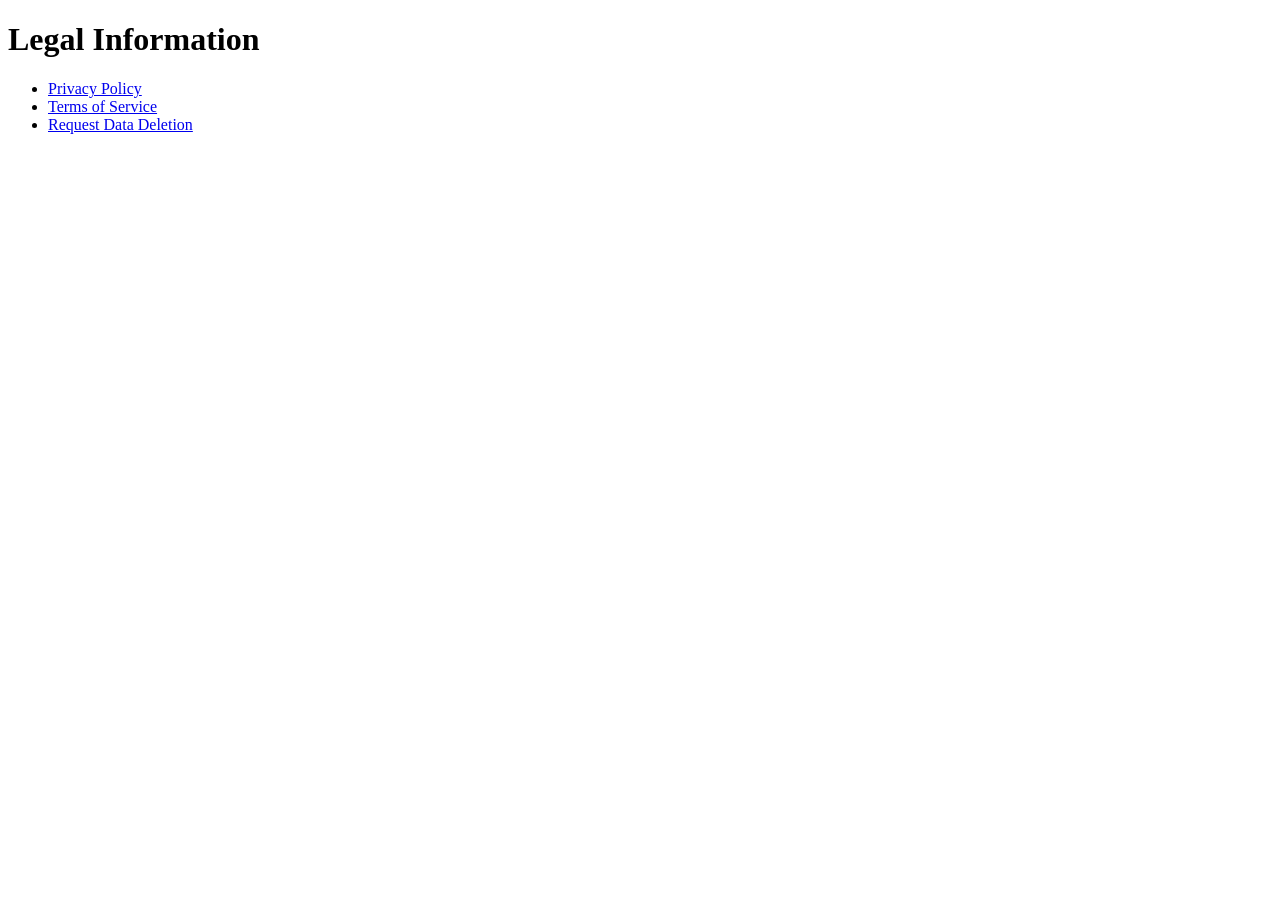
<file: index.html>
<!DOCTYPE html>
<html lang="en">
<head>
  <meta charset="UTF-8">
  <meta name="viewport" content="width=device-width, initial-scale=1">
  <title>EchoMindAI</title>
  <link rel="icon" href="/favicon.ico">
</head>
<body>
  <h1>Legal Information</h1>
<ul>
<li><a href="/privacy">Privacy Policy</a></li>
<li><a href="/terms">Terms of Service</a></li>
<li><a href="/delete-data">Request Data Deletion</a></li>
</ul>
</body>
</html>
</file>
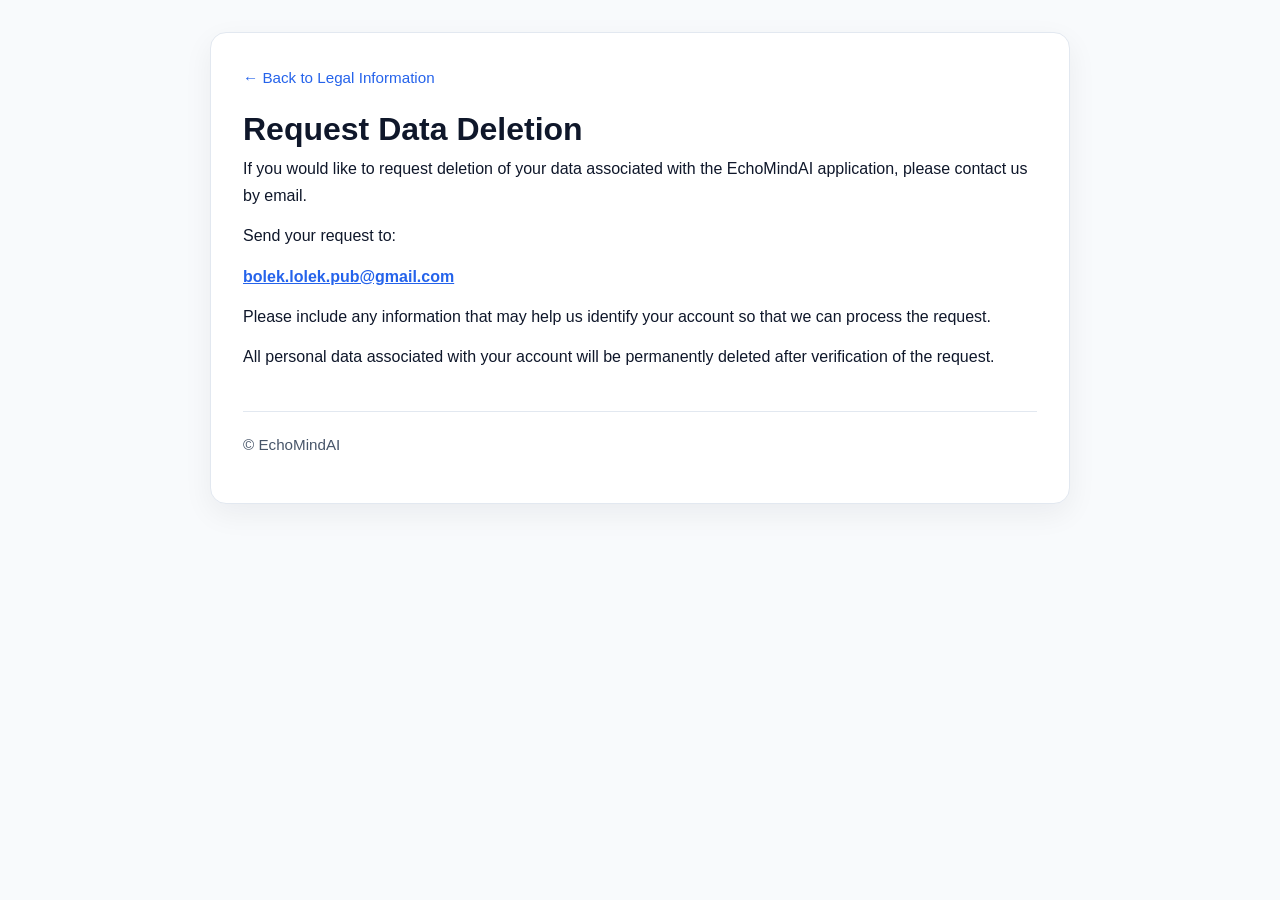
<file: delete-data/index.html>
<!DOCTYPE html>
<html lang="en">
<head>
<meta charset="UTF-8">
<meta name="viewport" content="width=device-width, initial-scale=1.0">
<title>EchoMindAI — Delete Data</title>
<link rel="stylesheet" href="/style.css">
<link rel="icon" href="/favicon.ico">
</head>

<body>
  <main class="wrap">
    <section class="card">
      <div class="top-links">
        <a href="/">← Back to Legal Information</a>
      </div>

<h1>Request Data Deletion</h1>

<p>
If you would like to request deletion of your data associated with the EchoMindAI application, please contact us by email.
</p>

<p>
Send your request to:
</p>

<p>
<strong><a href="mailto:bolek.lolek.pub@gmail.com">bolek.lolek.pub@gmail.com</a></strong>
</p>

<p>
Please include any information that may help us identify your account so that we can process the request.
</p>

<p>
All personal data associated with your account will be permanently deleted after verification of the request.
</p>

<div class="footer">
<p>© EchoMindAI</p>
</div>

</div>

</div>

</body>
</html>
</file>
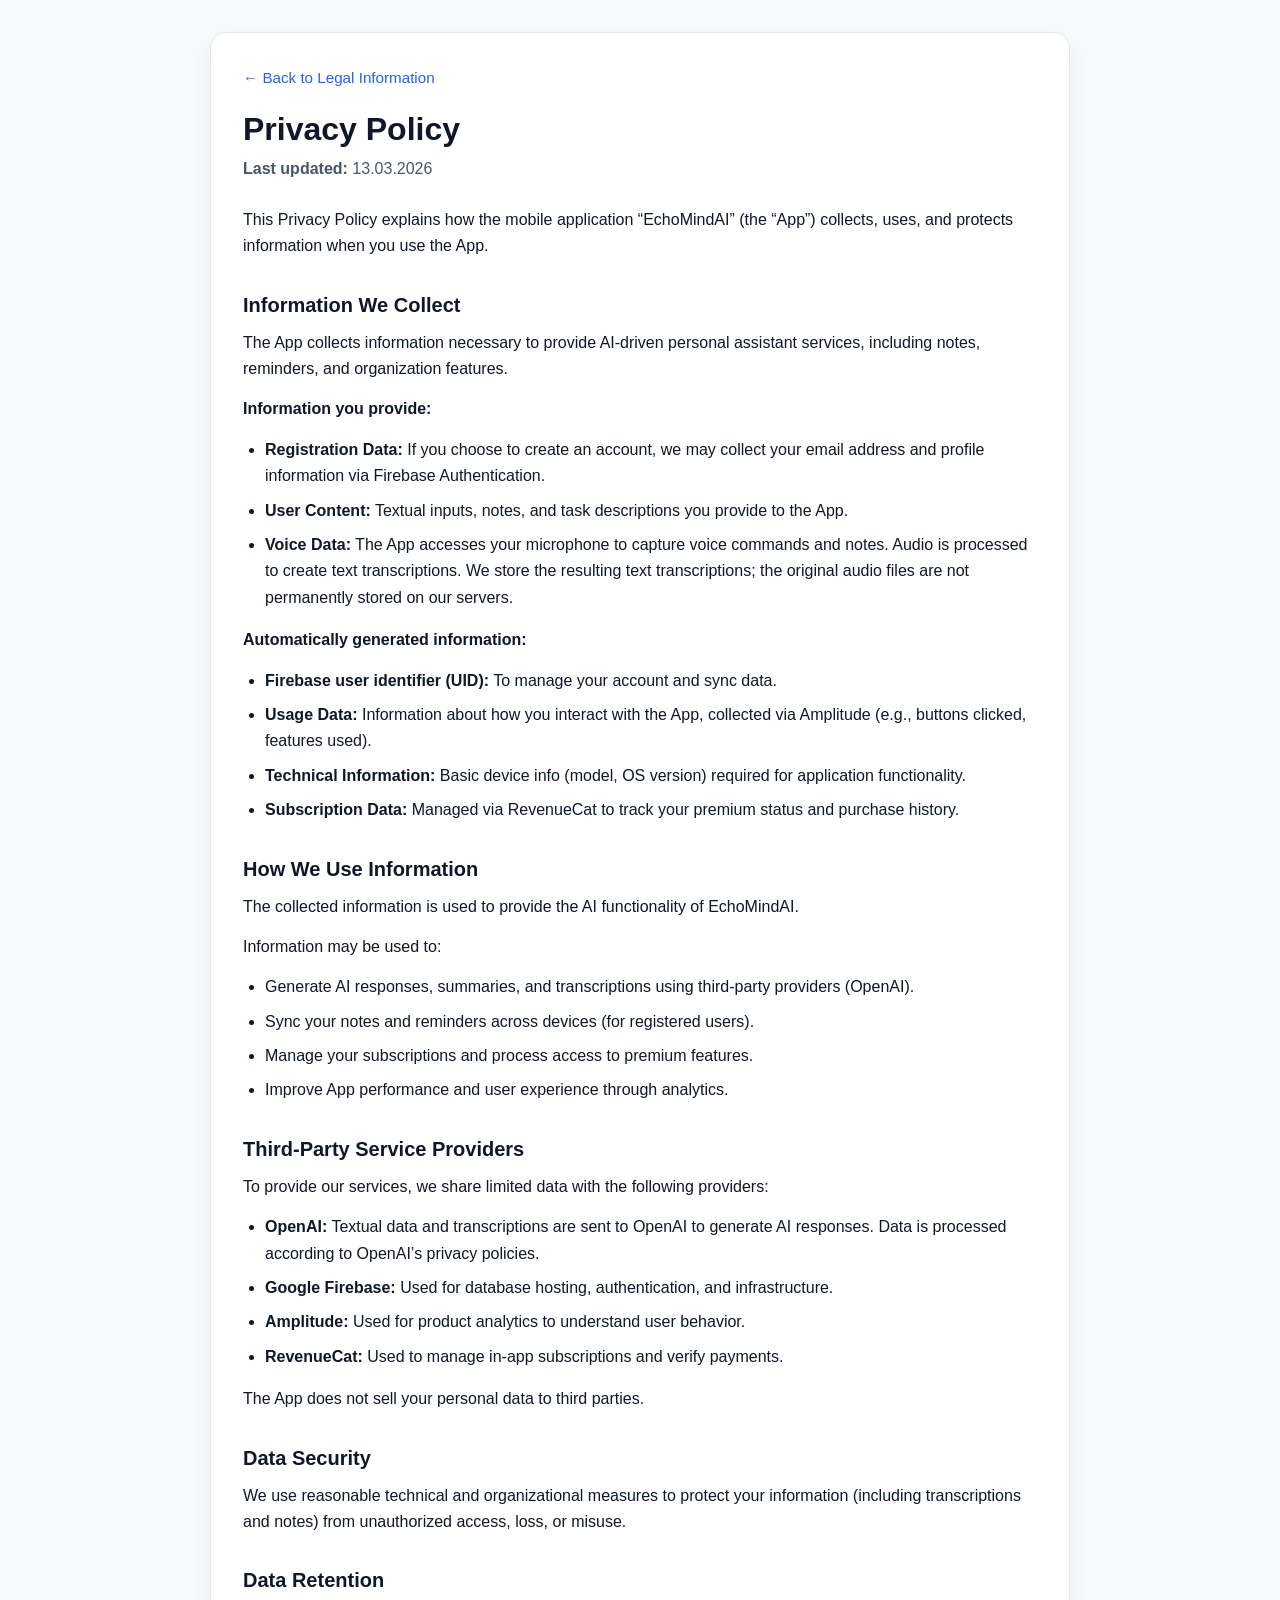
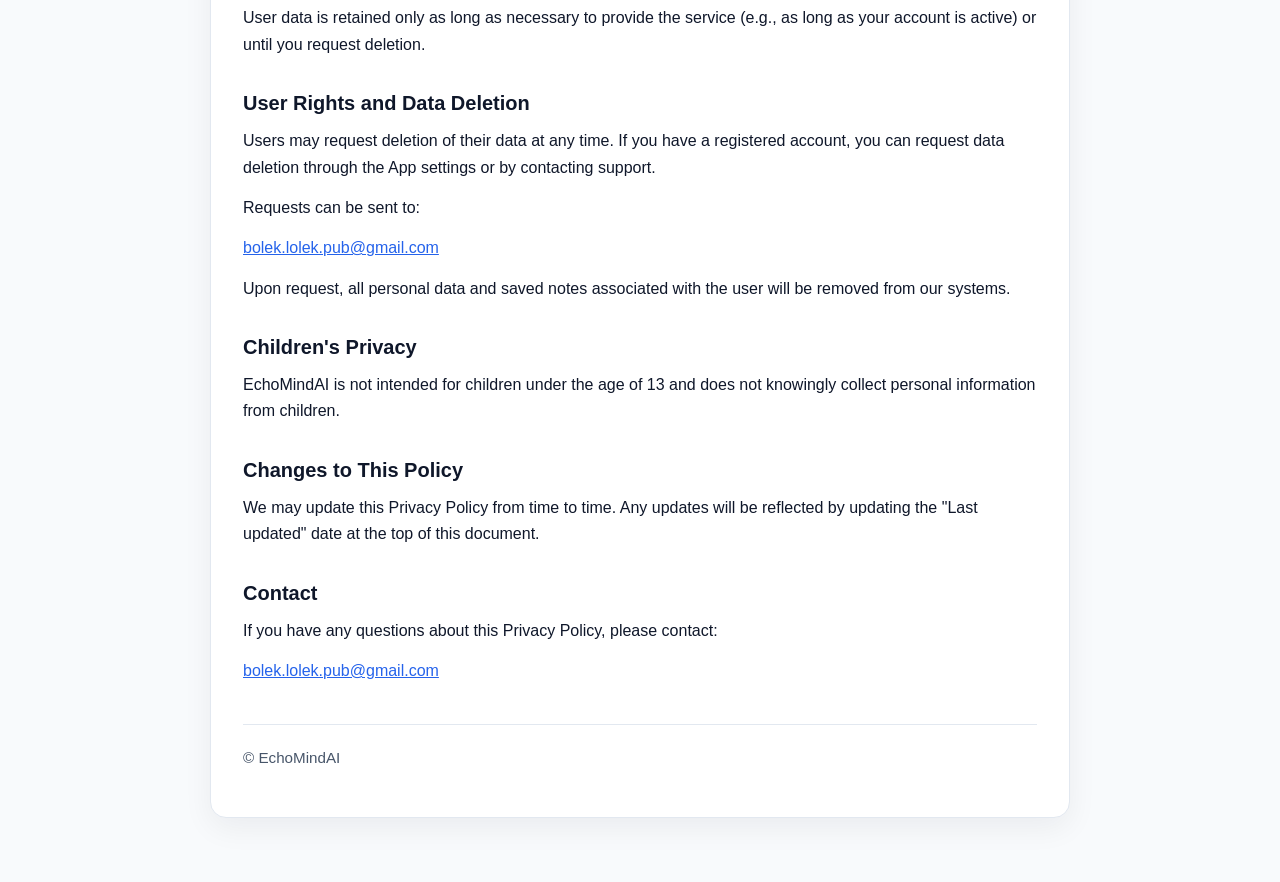
<file: privacy/index.html>
<!DOCTYPE html>
<html lang="en">
<head>
  <meta charset="UTF-8" />
  <meta name="viewport" content="width=device-width, initial-scale=1.0" />
  <title>EchoMindAI — Privacy Policy</title>
  <meta name="description" content="Privacy Policy for the EchoMindAI mobile application." />
  <link rel="stylesheet" href="/style.css">
  <link rel="icon" href="/favicon.ico">
</head>
  
<body>
  <main class="wrap">
    <section class="card">
      <div class="top-links">
        <a href="/">← Back to Legal Information</a>
      </div>

      <h1>Privacy Policy</h1>
      <p class="meta"><strong>Last updated:</strong> 13.03.2026</p>

      <p>
        This Privacy Policy explains how the mobile application “EchoMindAI” (the “App”) collects, uses, and protects information when you use the App.
      </p>

      <h2>Information We Collect</h2>
      <p>
        The App collects information necessary to provide AI-driven personal assistant services, including notes, reminders, and organization features.
      </p>

      <p><strong>Information you provide:</strong></p>
      <ul>
        <li><strong>Registration Data:</strong> If you choose to create an account, we may collect your email address and profile information via Firebase Authentication.</li>
        <li><strong>User Content:</strong> Textual inputs, notes, and task descriptions you provide to the App.</li>
        <li><strong>Voice Data:</strong> The App accesses your microphone to capture voice commands and notes. Audio is processed to create text transcriptions. We store the resulting text transcriptions; the original audio files are not permanently stored on our servers.</li>
      </ul>

      <p><strong>Automatically generated information:</strong></p>
      <ul>
        <li><strong>Firebase user identifier (UID):</strong> To manage your account and sync data.</li>
        <li><strong>Usage Data:</strong> Information about how you interact with the App, collected via Amplitude (e.g., buttons clicked, features used).</li>
        <li><strong>Technical Information:</strong> Basic device info (model, OS version) required for application functionality.</li>
        <li><strong>Subscription Data:</strong> Managed via RevenueCat to track your premium status and purchase history.</li>
      </ul>

      <h2>How We Use Information</h2>
      <p>
        The collected information is used to provide the AI functionality of EchoMindAI.
      </p>

      <p>Information may be used to:</p>
      <ul>
        <li>Generate AI responses, summaries, and transcriptions using third-party providers (OpenAI).</li>
        <li>Sync your notes and reminders across devices (for registered users).</li>
        <li>Manage your subscriptions and process access to premium features.</li>
        <li>Improve App performance and user experience through analytics.</li>
      </ul>

      <h2>Third-Party Service Providers</h2>
      <p>
        To provide our services, we share limited data with the following providers:
      </p>
      <ul>
        <li><strong>OpenAI:</strong> Textual data and transcriptions are sent to OpenAI to generate AI responses. Data is processed according to OpenAI’s privacy policies.</li>
        <li><strong>Google Firebase:</strong> Used for database hosting, authentication, and infrastructure.</li>
        <li><strong>Amplitude:</strong> Used for product analytics to understand user behavior.</li>
        <li><strong>RevenueCat:</strong> Used to manage in-app subscriptions and verify payments.</li>
      </ul>
      <p>
        The App does not sell your personal data to third parties.
      </p>

      <h2>Data Security</h2>
      <p>
        We use reasonable technical and organizational measures to protect your information (including transcriptions and notes) from unauthorized access, loss, or misuse.
      </p>

      <h2>Data Retention</h2>
      <p>
        User data is retained only as long as necessary to provide the service (e.g., as long as your account is active) or until you request deletion.
      </p>

      <h2>User Rights and Data Deletion</h2>
      <p>
        Users may request deletion of their data at any time. If you have a registered account, you can request data deletion through the App settings or by contacting support.
      </p>

      <p>Requests can be sent to:</p>
      <p>
        <a href="mailto:bolek.lolek.pub@gmail.com">bolek.lolek.pub@gmail.com</a>
      </p>

      <p>
        Upon request, all personal data and saved notes associated with the user will be removed from our systems.
      </p>

      <h2>Children's Privacy</h2>
      <p>
        EchoMindAI is not intended for children under the age of 13 and does not knowingly collect personal information from children.
      </p>

      <h2>Changes to This Policy</h2>
      <p>
        We may update this Privacy Policy from time to time. Any updates will be reflected by updating the "Last updated" date at the top of this document.
      </p>

      <h2>Contact</h2>
      <p>
        If you have any questions about this Privacy Policy, please contact:
      </p>
      <p>
        <a href="mailto:bolek.lolek.pub@gmail.com">bolek.lolek.pub@gmail.com</a>
      </p>

      <div class="footer">
        <p>© EchoMindAI</p>
      </div>
    </section>
  </main>
</body>
</html>
</file>
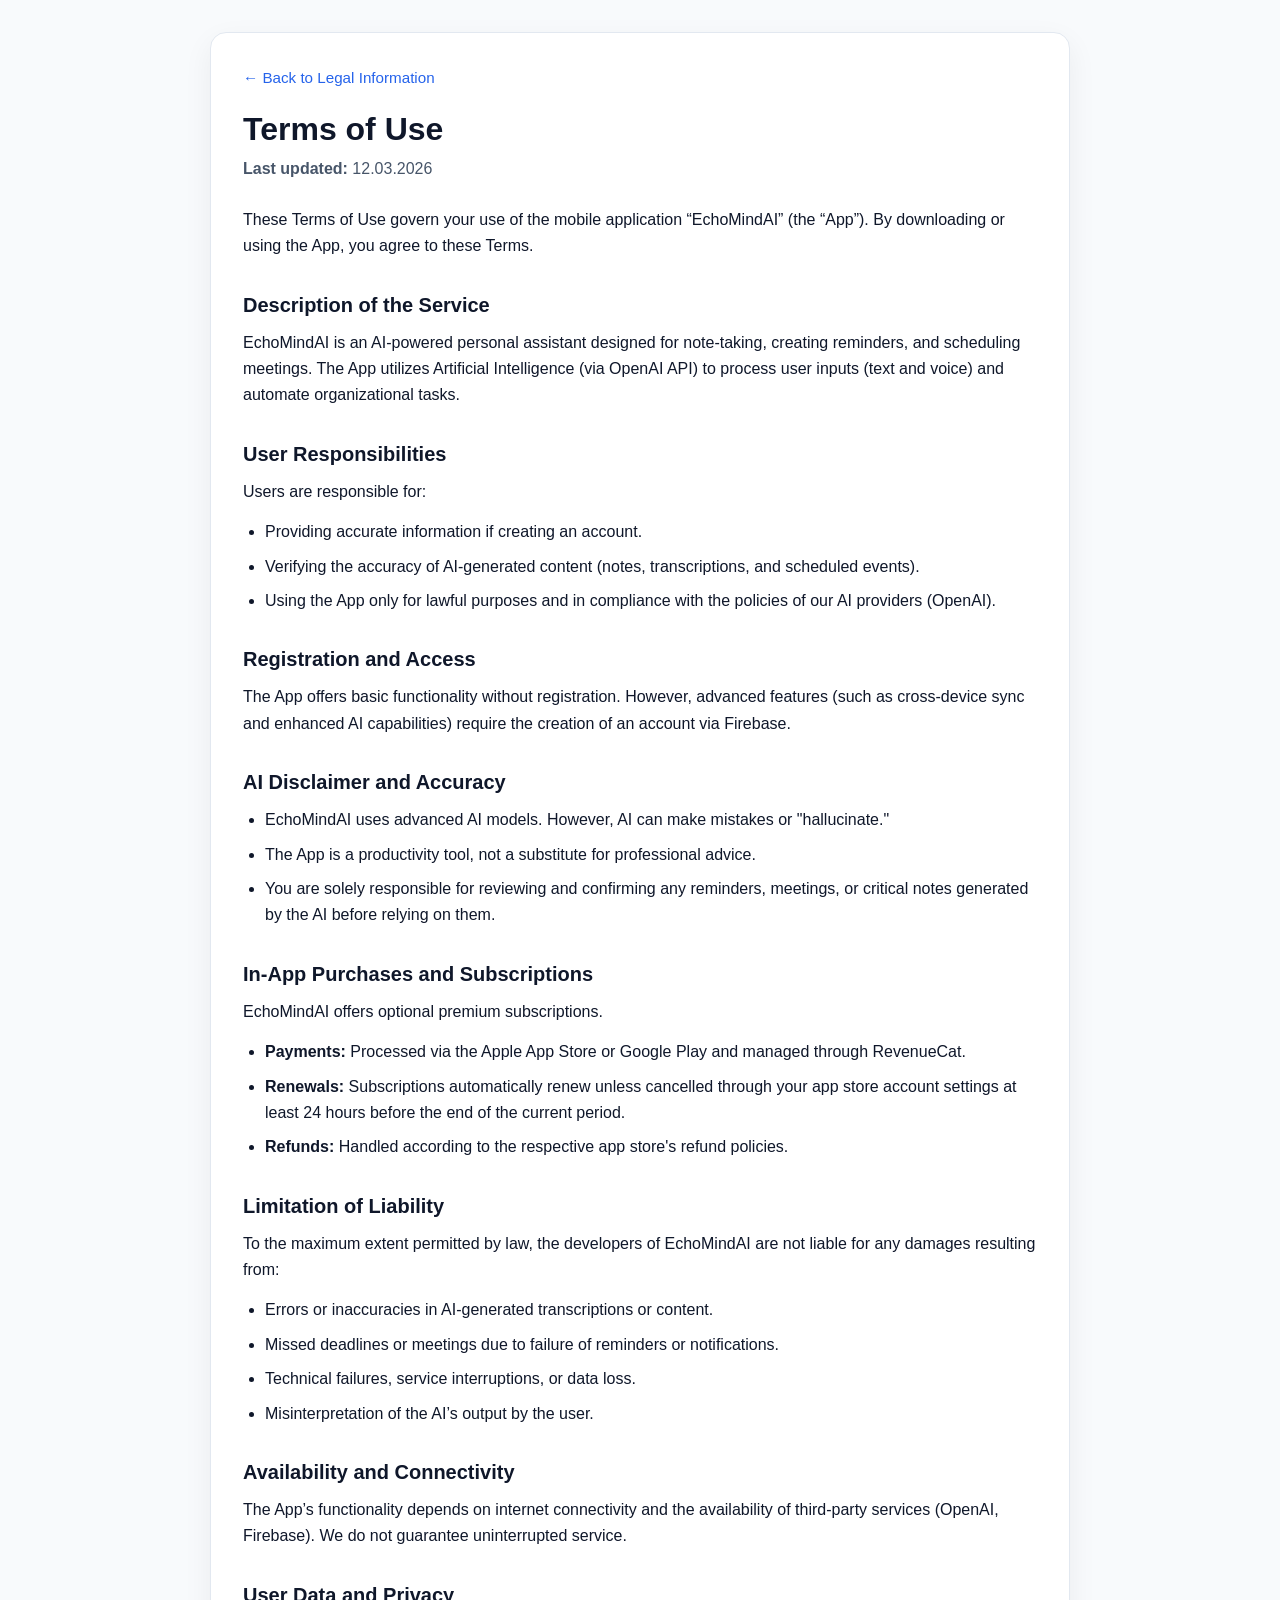
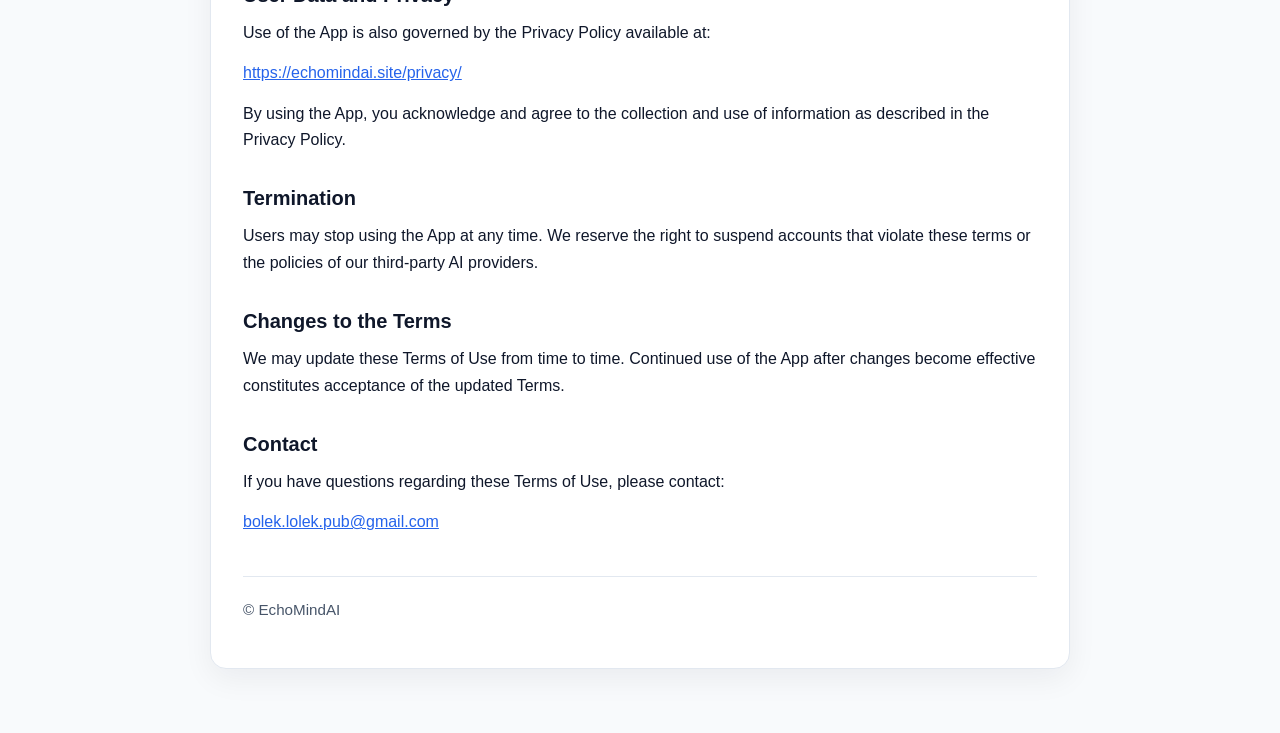
<file: terms/index.html>
<!DOCTYPE html>
<html lang="en">
<head>
  <meta charset="UTF-8" />
  <meta name="viewport" content="width=device-width, initial-scale=1.0" />
  <title>EchoMindAI — Terms of Use</title>
  <meta name="description" content="Terms of Use for the EchoMindAI mobile application." />
  <link rel="stylesheet" href="/style.css">
  <link rel="icon" href="/favicon.ico">
</head>

<body>
  <main class="wrap">
    <section class="card">
      <div class="top-links">
        <a href="/">← Back to Legal Information</a>
      </div>

      <h1>Terms of Use</h1>
      <p class="meta"><strong>Last updated:</strong> 12.03.2026</p>

      <p>
        These Terms of Use govern your use of the mobile application “EchoMindAI” (the “App”). By downloading or using the App, you agree to these Terms.
      </p>

      <h2>Description of the Service</h2>
      <p>
        EchoMindAI is an AI-powered personal assistant designed for note-taking, creating reminders, and scheduling meetings. The App utilizes Artificial Intelligence (via OpenAI API) to process user inputs (text and voice) and automate organizational tasks.
      </p>

      <h2>User Responsibilities</h2>
      <p>Users are responsible for:</p>
      <ul>
        <li>Providing accurate information if creating an account.</li>
        <li>Verifying the accuracy of AI-generated content (notes, transcriptions, and scheduled events).</li>
        <li>Using the App only for lawful purposes and in compliance with the policies of our AI providers (OpenAI).</li>
      </ul>

      <h2>Registration and Access</h2>
      <p>
        The App offers basic functionality without registration. However, advanced features (such as cross-device sync and enhanced AI capabilities) require the creation of an account via Firebase.
      </p>

      <h2>AI Disclaimer and Accuracy</h2>
      <ul>
        <li>EchoMindAI uses advanced AI models. However, AI can make mistakes or "hallucinate."</li>
        <li>The App is a productivity tool, not a substitute for professional advice.</li>
        <li>You are solely responsible for reviewing and confirming any reminders, meetings, or critical notes generated by the AI before relying on them.</li>
      </ul>

      <h2>In-App Purchases and Subscriptions</h2>
      <p>EchoMindAI offers optional premium subscriptions.</p>
      <ul>
        <li><strong>Payments:</strong> Processed via the Apple App Store or Google Play and managed through RevenueCat.</li>
        <li><strong>Renewals:</strong> Subscriptions automatically renew unless cancelled through your app store account settings at least 24 hours before the end of the current period.</li>
        <li><strong>Refunds:</strong> Handled according to the respective app store's refund policies.</li>
      </ul>

      <h2>Limitation of Liability</h2>
      <p>To the maximum extent permitted by law, the developers of EchoMindAI are not liable for any damages resulting from:</p>
      <ul>
        <li>Errors or inaccuracies in AI-generated transcriptions or content.</li>
        <li>Missed deadlines or meetings due to failure of reminders or notifications.</li>
        <li>Technical failures, service interruptions, or data loss.</li>
        <li>Misinterpretation of the AI’s output by the user.</li>
      </ul>

      <h2>Availability and Connectivity</h2>
      <p>
        The App’s functionality depends on internet connectivity and the availability of third-party services (OpenAI, Firebase). We do not guarantee uninterrupted service.
      </p>

      <h2>User Data and Privacy</h2>
      <p>
        Use of the App is also governed by the Privacy Policy available at:
      </p>
      <p>
        <a href="https://echomindai.site/privacy/">https://echomindai.site/privacy/</a>
      </p>
      <p>
        By using the App, you acknowledge and agree to the collection and use of information as described in the Privacy Policy.
      </p>

      <h2>Termination</h2>
      <p>
        Users may stop using the App at any time. We reserve the right to suspend accounts that violate these terms or the policies of our third-party AI providers.
      </p>

      <h2>Changes to the Terms</h2>
      <p>
        We may update these Terms of Use from time to time. Continued use of the App after changes become effective constitutes acceptance of the updated Terms.
      </p>

      <h2>Contact</h2>
      <p>
        If you have questions regarding these Terms of Use, please contact:
      </p>
      <p>
        <a href="mailto:bolek.lolek.pub@gmail.com">bolek.lolek.pub@gmail.com</a>
      </p>

      <div class="footer">
        <p>© EchoMindAI</p>
      </div>
    </section>
  </main>
</body>
</html>
</file>
<file: style.css>
:root {
  --bg: #f8fafc;
  --card: #ffffff;
  --text: #0f172a;
  --muted: #475569;
  --line: #e2e8f0;
  --accent: #2563eb;
}

* {
  box-sizing: border-box;
}

body {
  margin: 0;
  font-family: Arial, Helvetica, sans-serif;
  background: var(--bg);
  color: var(--text);
  line-height: 1.65;
}

.wrap {
  max-width: 900px;
  margin: 0 auto;
  padding: 32px 20px 64px;
}

.card {
  background: var(--card);
  border: 1px solid var(--line);
  border-radius: 16px;
  padding: 32px;
  box-shadow: 0 10px 30px rgba(15, 23, 42, 0.06);
}

h1 {
  margin: 0 0 8px;
  font-size: 2rem;
  line-height: 1.2;
}

h2 {
  margin-top: 32px;
  margin-bottom: 12px;
  font-size: 1.25rem;
  line-height: 1.3;
}

p {
  margin: 0 0 14px;
}

ul {
  margin: 0 0 16px 22px;
  padding: 0;
}

li {
  margin-bottom: 8px;
}

.meta {
  color: var(--muted);
  margin-bottom: 24px;
}

.top-links {
  margin-bottom: 20px;
  font-size: 0.95rem;
}

.top-links a {
  color: var(--accent);
  text-decoration: none;
}

.top-links a:hover {
  text-decoration: underline;
}

a {
  color: var(--accent);
}

.footer {
  margin-top: 40px;
  padding-top: 20px;
  border-top: 1px solid var(--line);
  color: var(--muted);
  font-size: 0.95rem;
}

@media (max-width: 640px) {
  .wrap {
    padding: 16px 12px 40px;
  }

  .card {
    padding: 20px;
    border-radius: 12px;
  }

  h1 {
    font-size: 1.7rem;
  }

  h2 {
    font-size: 1.1rem;
  }
}
</file>
